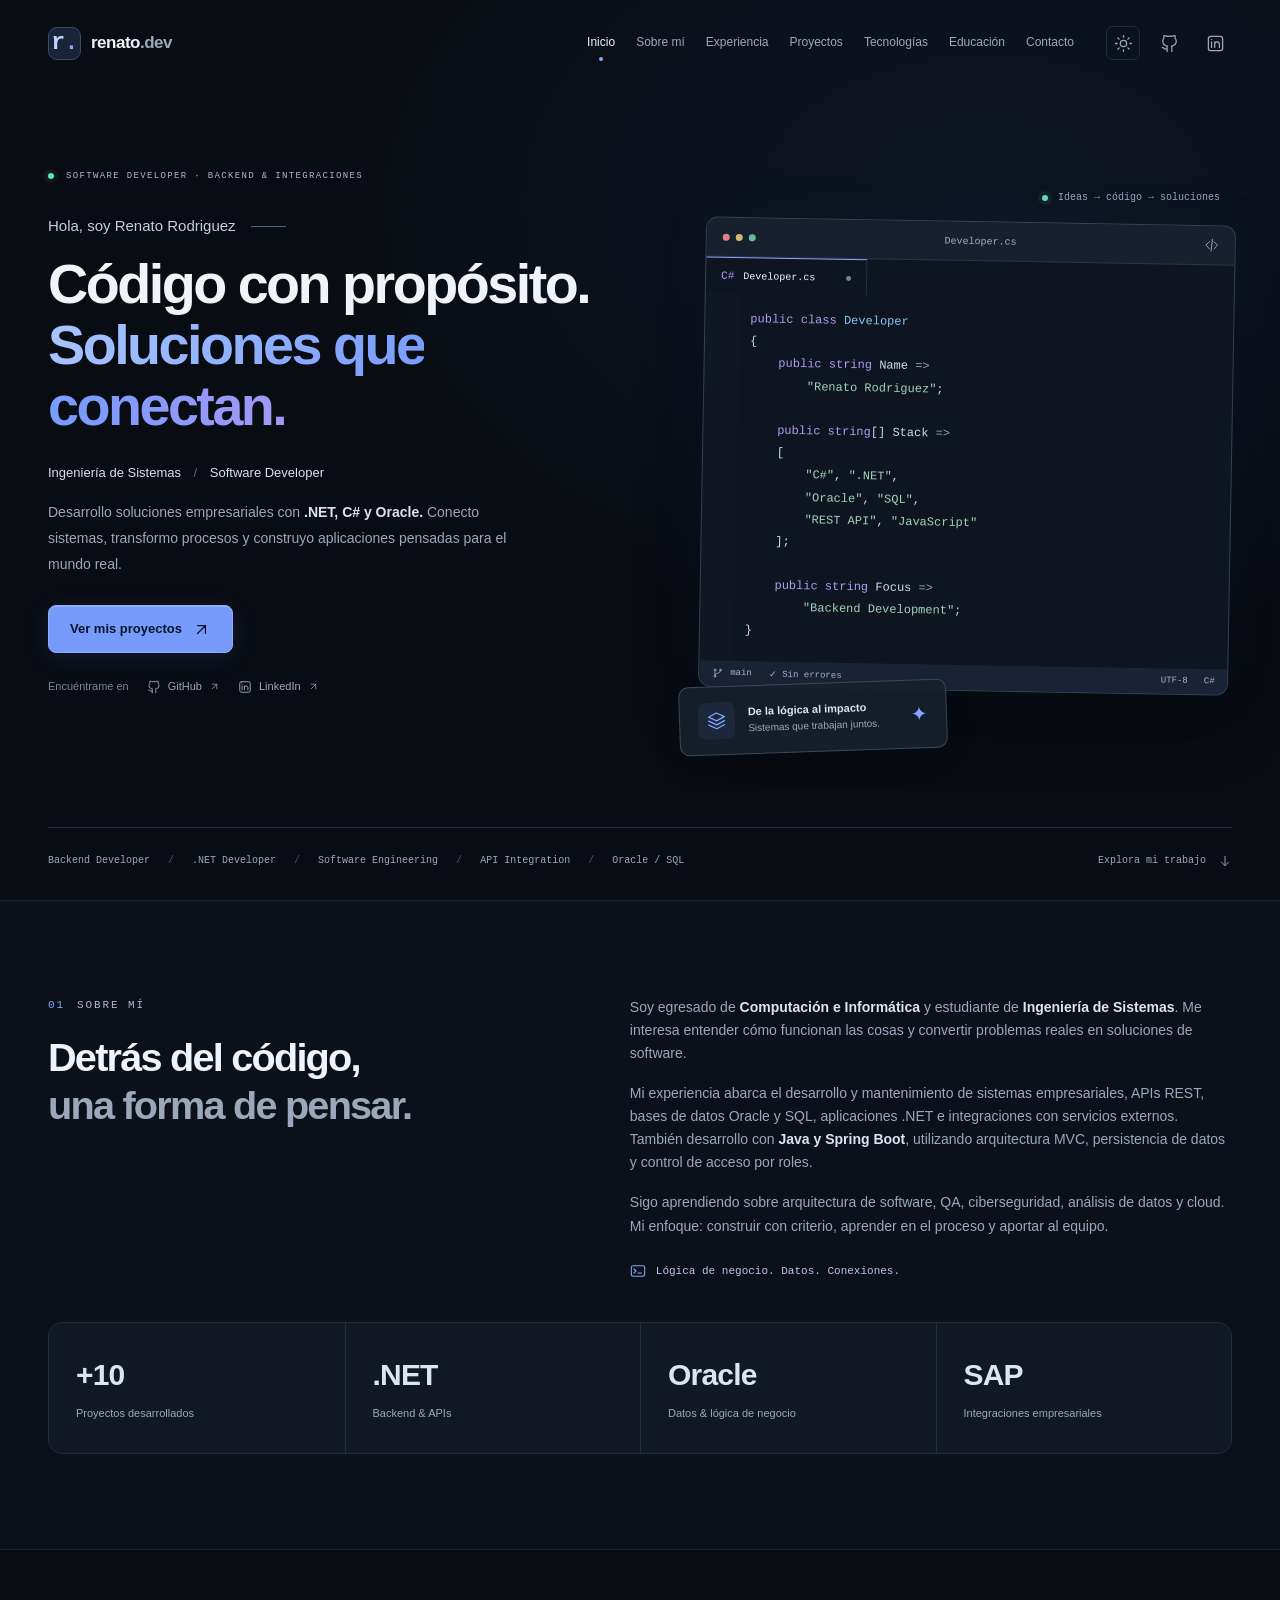
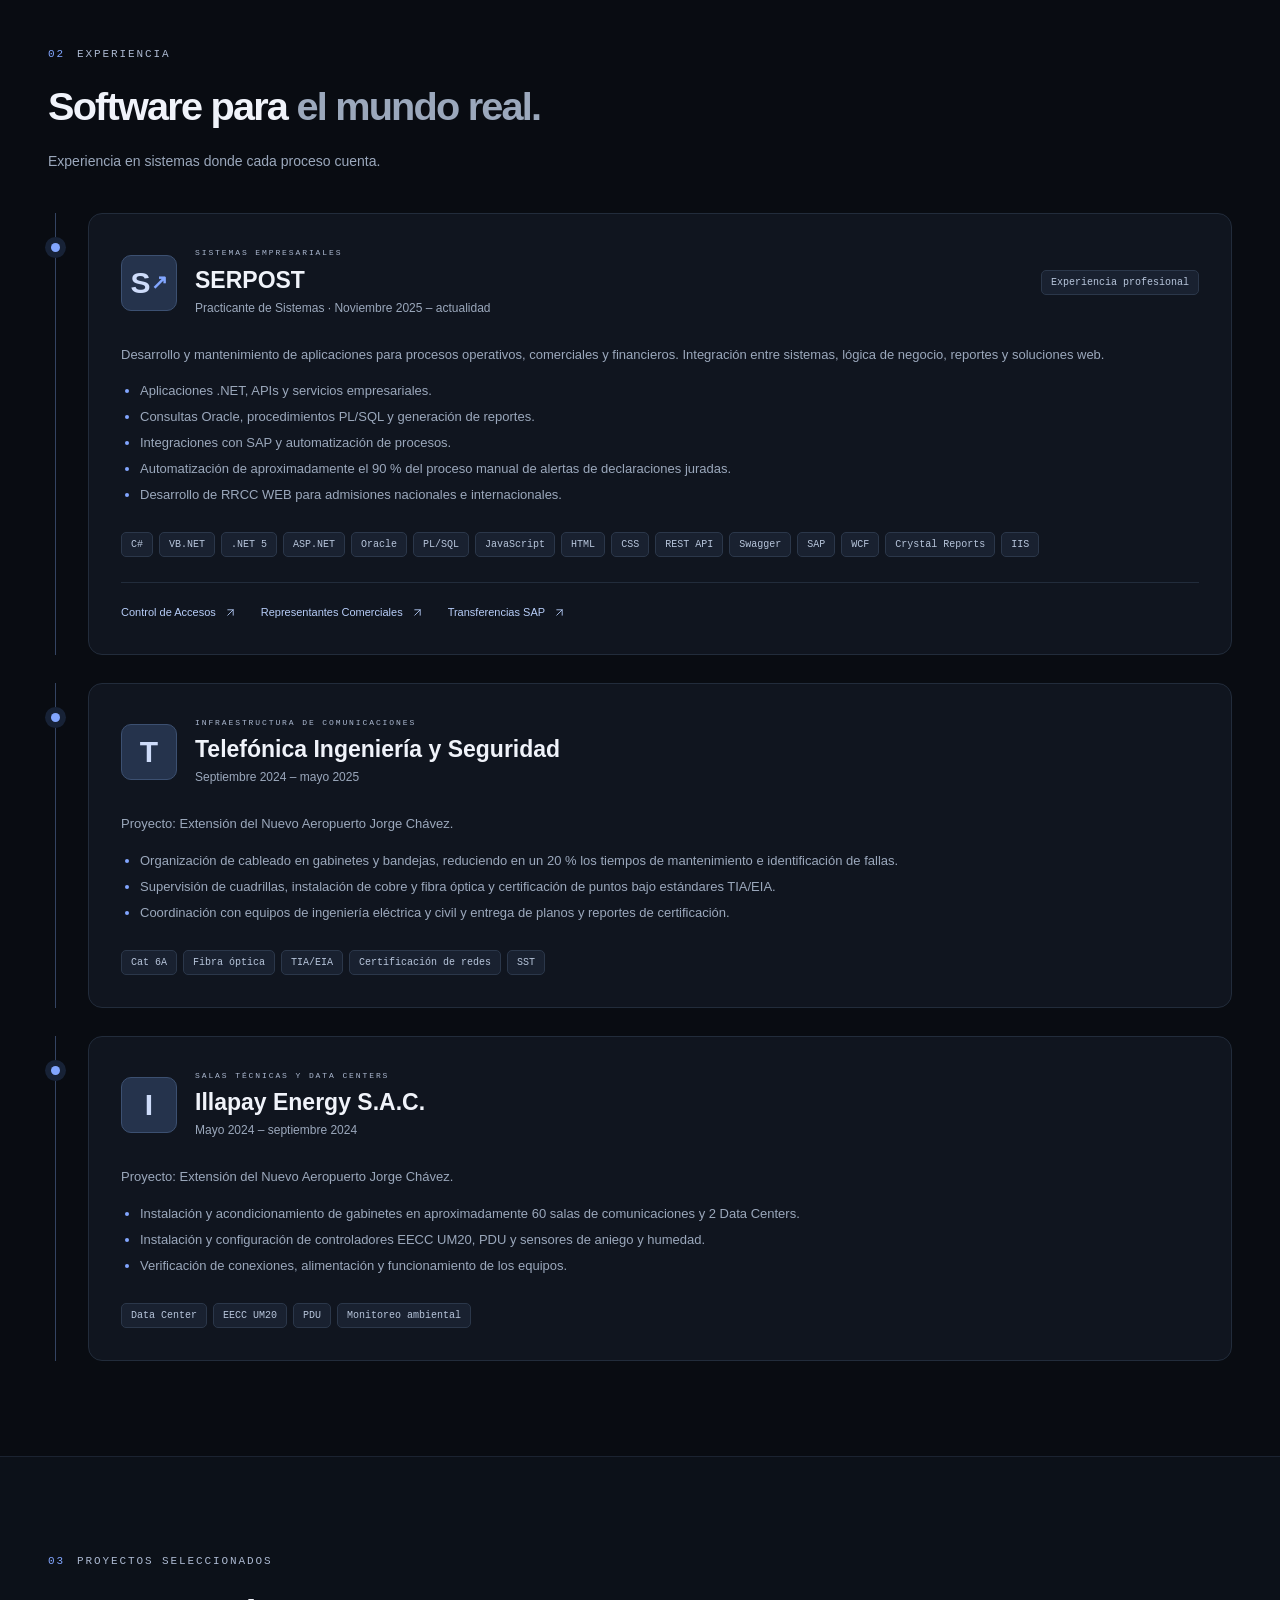
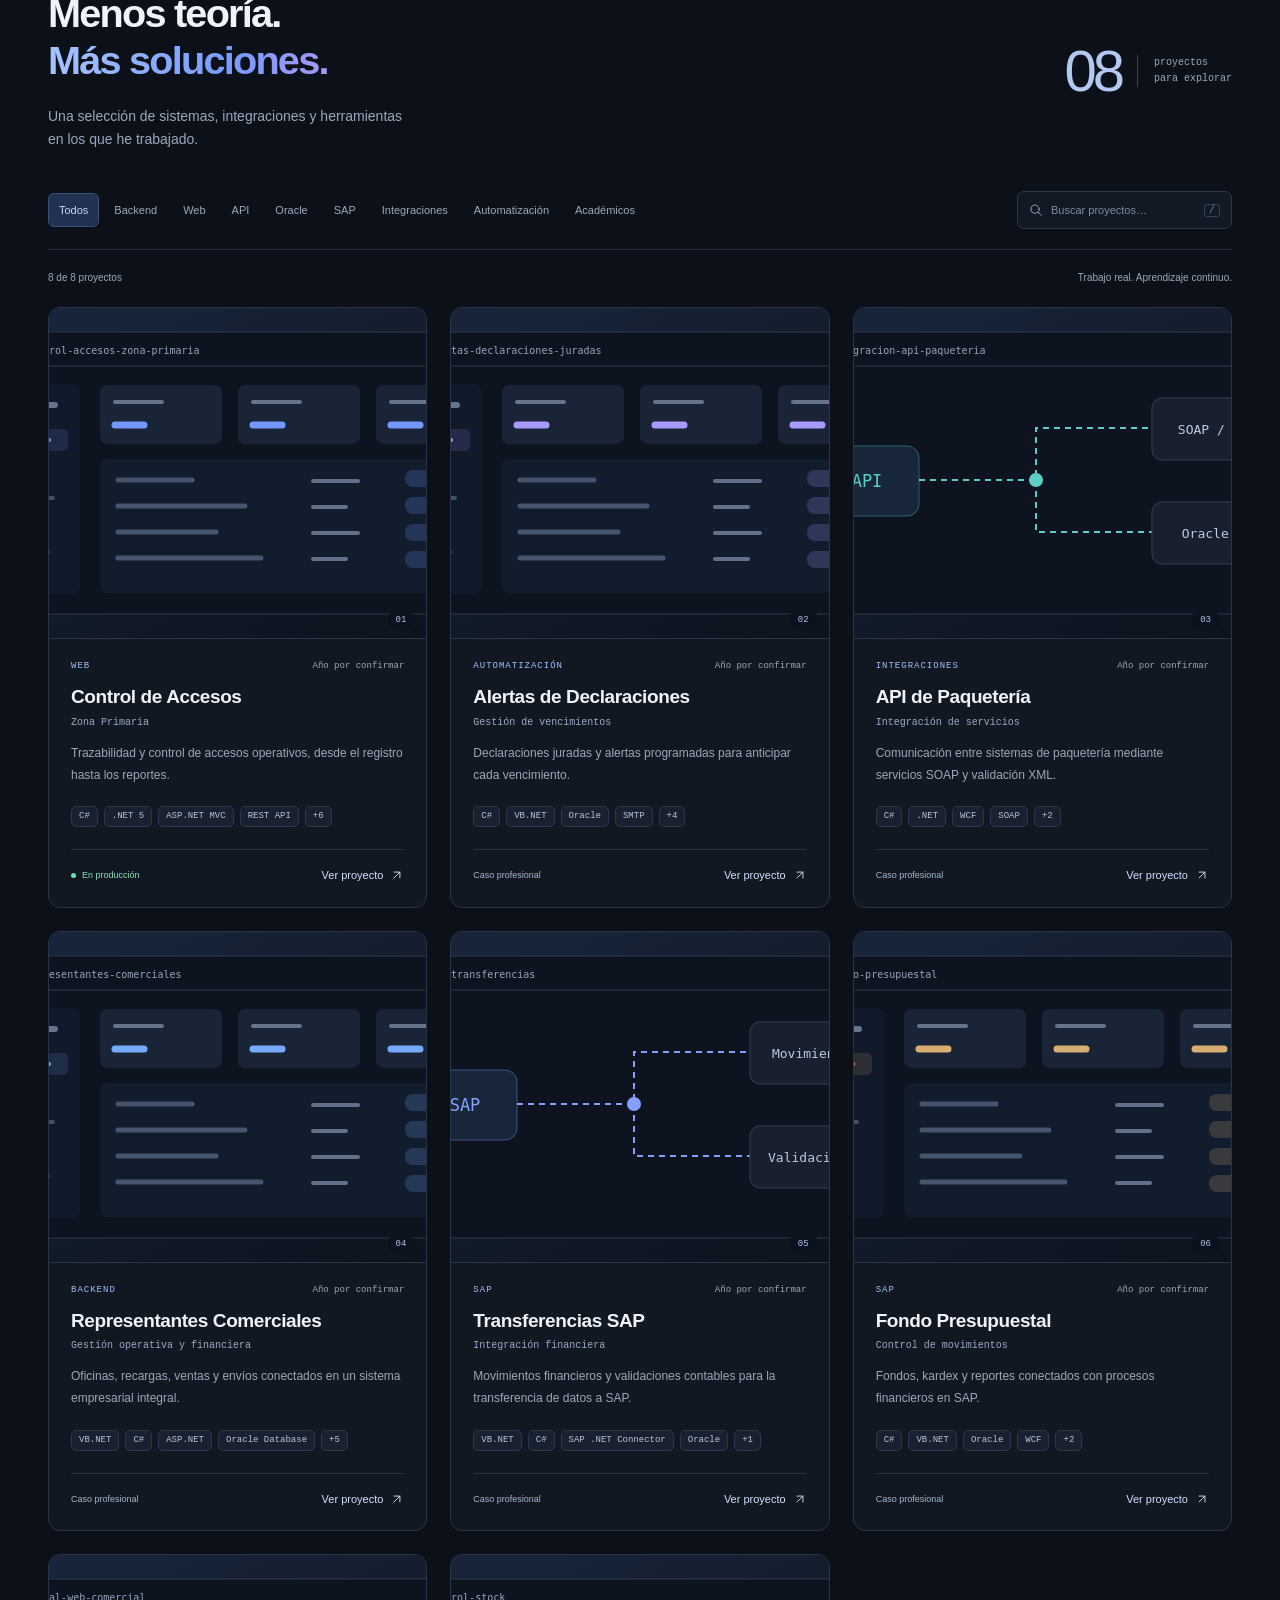
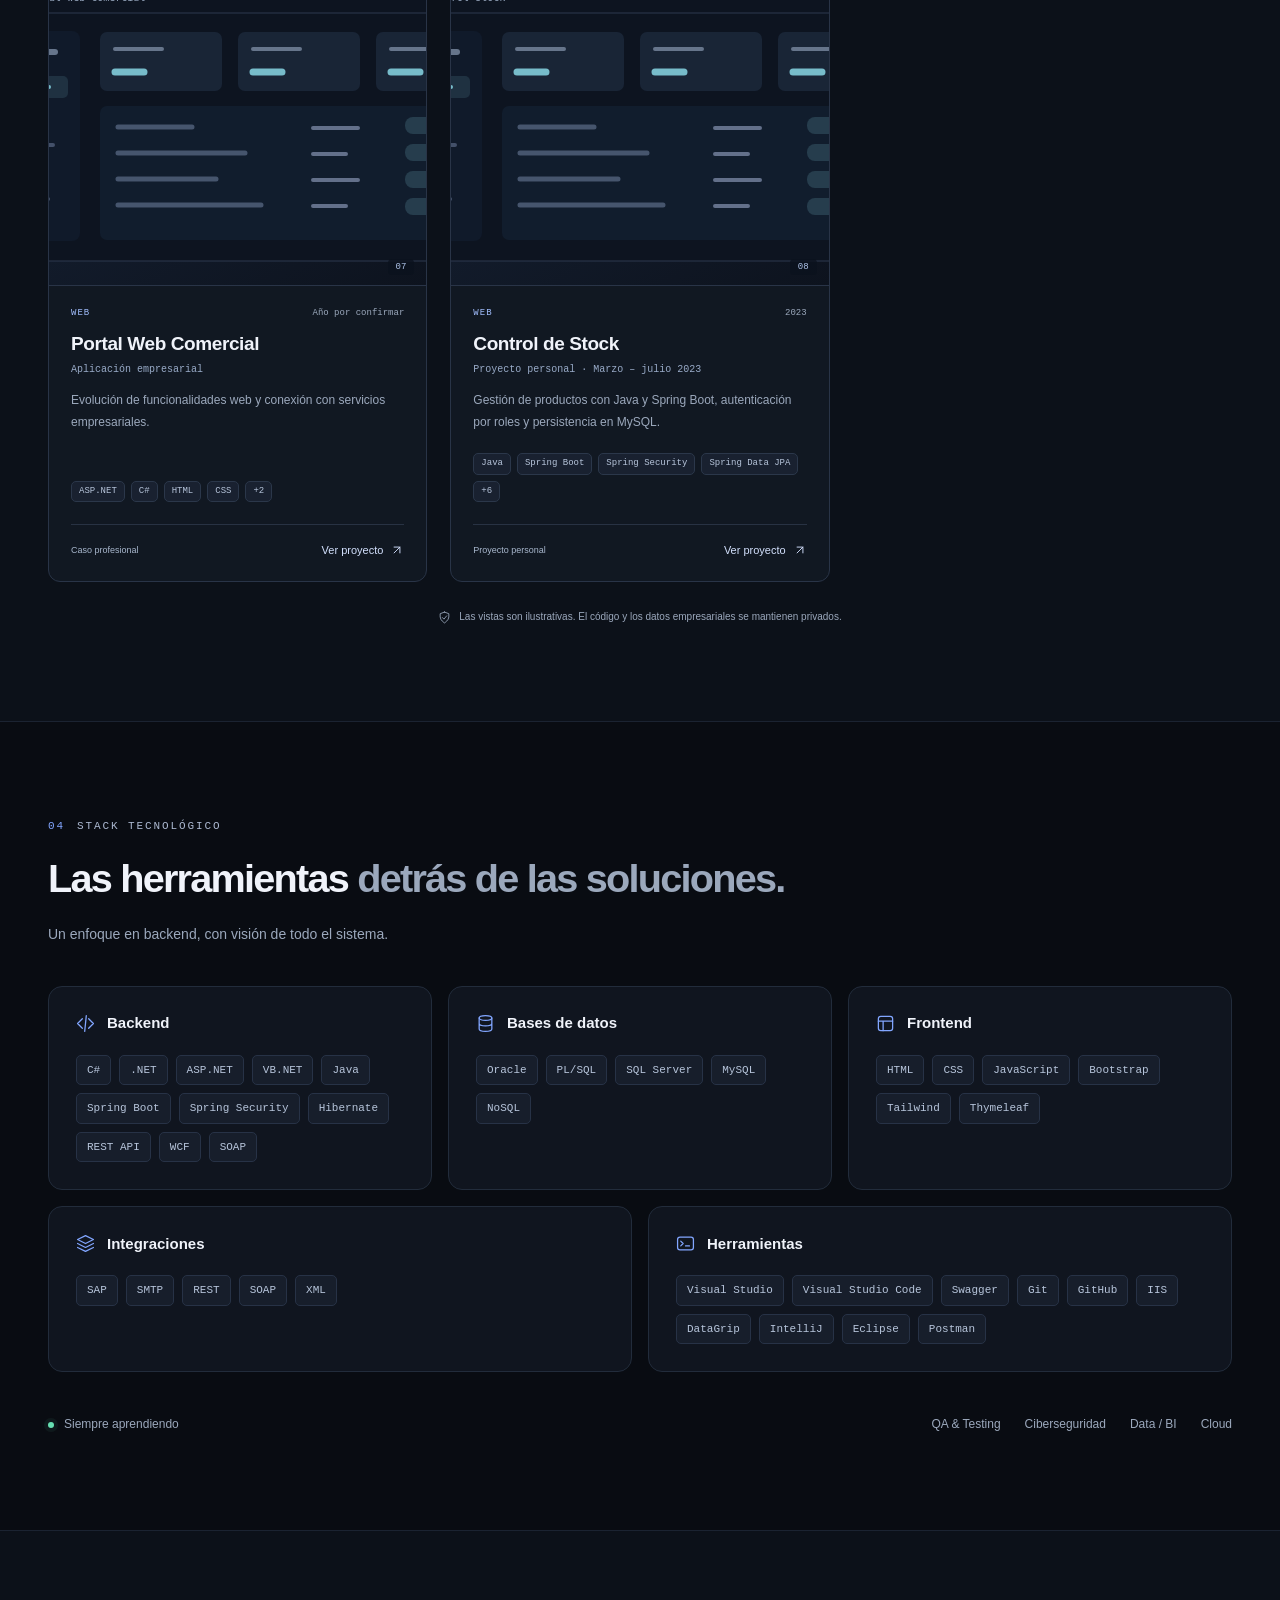
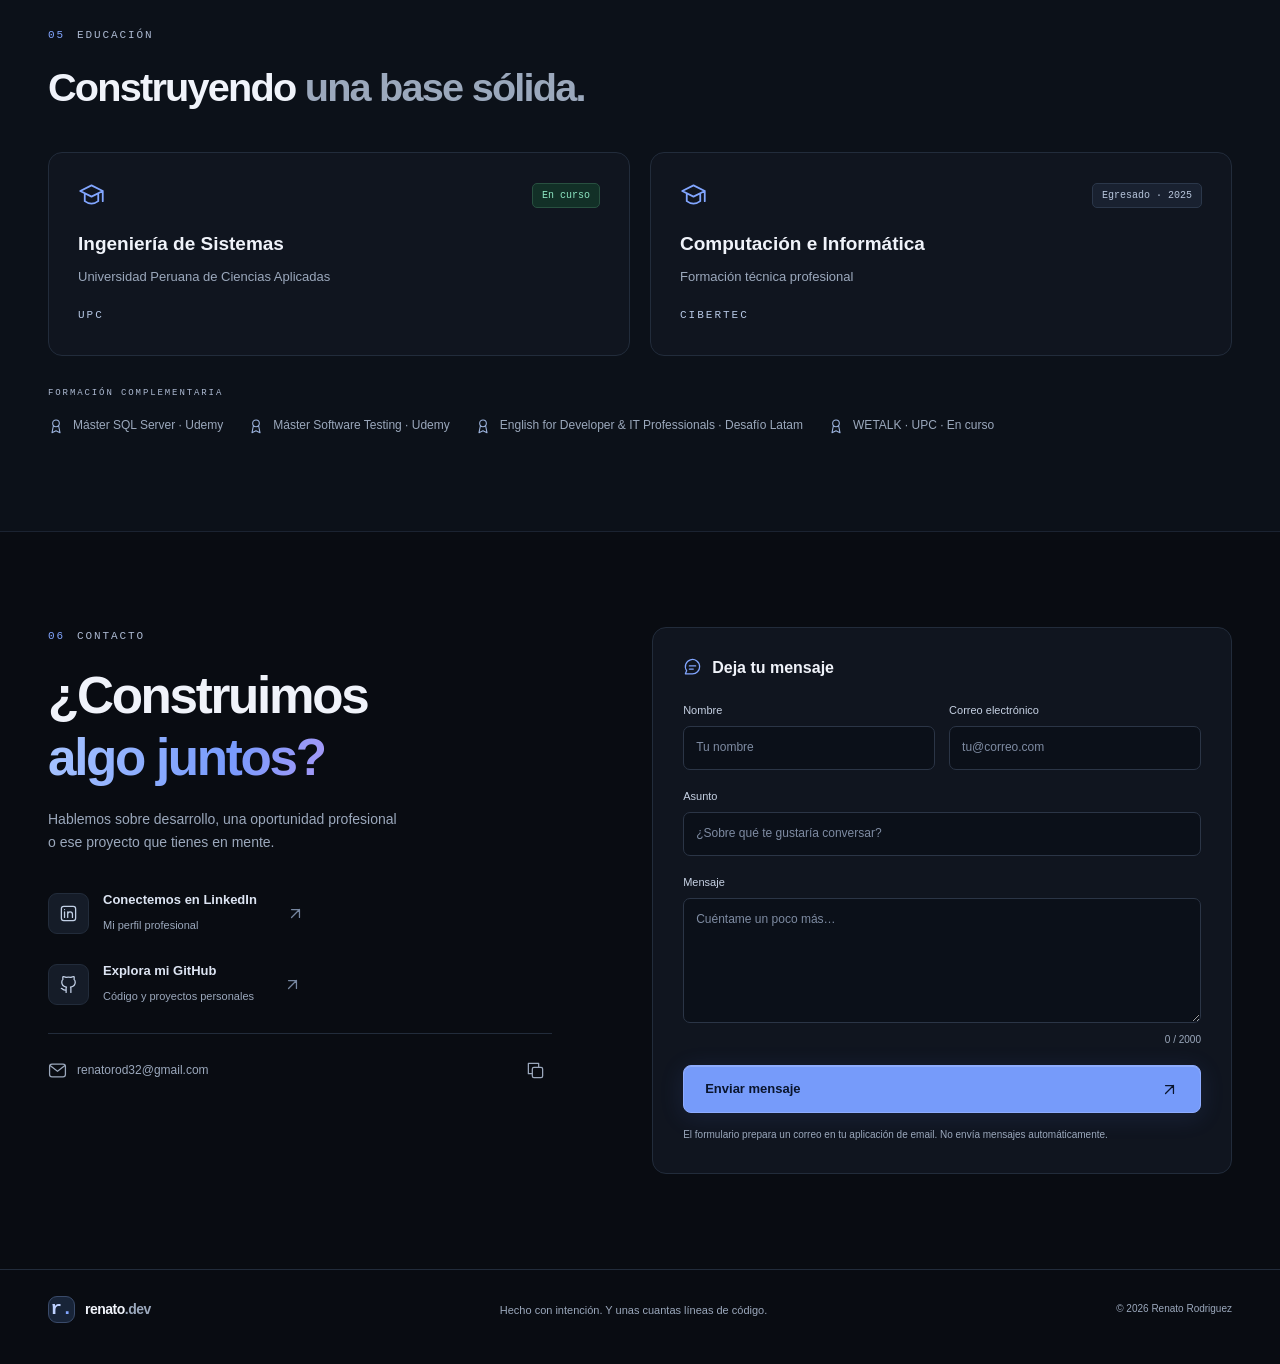
<file: index.html>
<!DOCTYPE html>
<html lang="es">
<head>
  <meta charset="UTF-8">
  <meta name="viewport" content="width=device-width, initial-scale=1">
  <meta name="description" content="Portafolio de Renato Rodriguez, desarrollador de software enfocado en .NET, C#, Oracle, APIs e integraciones empresariales.">
  <meta name="keywords" content="Renato Rodriguez, desarrollador backend, .NET, C#, Oracle, SAP, portafolio">
  <meta name="author" content="Renato Rodriguez">
  <meta name="theme-color" content="#090c12">
  <meta property="og:type" content="website">
  <meta property="og:title" content="Renato Rodriguez — Software Developer">
  <meta property="og:description" content="Código con propósito. Soluciones que conectan sistemas, datos y personas.">
  <meta property="og:locale" content="es_PE">
  <meta name="twitter:card" content="summary">
  <meta name="twitter:title" content="Renato Rodriguez — Software Developer">
  <meta name="twitter:description" content="Backend, APIs e integraciones empresariales con .NET, C# y Oracle.">
  <link rel="icon" type="image/svg+xml" href="assets/icons/favicon.svg">
  <script src="js/theme.js"></script>
  <link rel="stylesheet" href="css/styles.css">
  <link rel="stylesheet" href="css/projects.css">
  <link rel="stylesheet" href="css/responsive.css">
  <link rel="stylesheet" href="css/themes.css">
  <script defer src="js/config.js"></script>
  <script defer src="js/projects-data.js"></script>
  <script defer src="js/ui.js"></script>
  <script defer src="js/app.js"></script>
  <script defer src="js/animations.js"></script>
  <title>Renato Rodriguez — Software Developer</title>
  <script defer src="js/projects.js"></script>
  <script defer src="js/contact.js"></script>
</head>
<body>
<a class="skip-link" href="#main">Saltar al contenido</a>
  <div class="scroll-progress" aria-hidden="true"></div>
  <header class="site-header" id="header">
    <div class="container header-inner">
      <a class="brand" href="index.html#inicio" aria-label="Renato Rodriguez, inicio"><span class="brand-mark">r<span>.</span></span><span>renato<span class="muted">.dev</span></span></a>
      <button class="menu-toggle icon-button" type="button" aria-label="Abrir menú" aria-expanded="false" aria-controls="navigation"><span></span><span></span><span></span></button>
      <nav class="navigation" id="navigation" aria-label="Navegación principal">
        <a href="index.html#inicio" data-section="inicio">Inicio</a><a href="index.html#sobre-mi" data-section="sobre-mi">Sobre mí</a><a href="index.html#experiencia" data-section="experiencia">Experiencia</a><a href="index.html#proyectos" data-section="proyectos">Proyectos</a><a href="index.html#tecnologias" data-section="tecnologias">Tecnologías</a><a href="index.html#educacion" data-section="educacion">Educación</a><a href="index.html#contacto" data-section="contacto">Contacto</a>
      </nav>
      <div class="header-actions"><button class="icon-button theme-toggle" type="button" data-theme-toggle aria-label="Activar modo claro" title="Activar modo claro"><svg class="icon theme-sun" viewBox="0 0 24 24" fill="none" stroke="currentColor" stroke-width="1.6" stroke-linecap="round" aria-hidden="true"><circle cx="12" cy="12" r="4"/><path d="M12 2v2m0 16v2M2 12h2m16 0h2M5 5l1.5 1.5m11 11L19 19M5 19l1.5-1.5m11-11L19 5"/></svg><svg class="icon theme-moon" viewBox="0 0 24 24" fill="none" stroke="currentColor" stroke-width="1.6" stroke-linejoin="round" aria-hidden="true"><path d="M20.5 14A9 9 0 0 1 10 3.5 9 9 0 1 0 20.5 14Z"/></svg></button><a class="icon-button" data-social="github" aria-label="GitHub" title="GitHub"><span data-icon="github"></span></a><a class="icon-button" data-social="linkedin" aria-label="LinkedIn" title="LinkedIn"><span data-icon="linkedin"></span></a></div>
    </div>
  </header>
  <main id="main">
    <section class="hero container" id="inicio" aria-labelledby="hero-title">
      <div class="hero-copy">
        <div class="eyebrow hero-eyebrow"><span class="status-dot"></span> SOFTWARE DEVELOPER · BACKEND & INTEGRACIONES</div>
        <p class="hero-greeting">Hola, soy Renato Rodriguez <span class="greeting-line"></span></p>
        <h1 id="hero-title">Código con propósito.<br><span class="gradient-text">Soluciones que<br>conectan.</span></h1>
        <p class="hero-role">Ingeniería de Sistemas <span>/</span> Software Developer</p>
        <p class="hero-description">Desarrollo soluciones empresariales con <strong>.NET, C# y Oracle.</strong> Conecto sistemas, transformo procesos y construyo aplicaciones pensadas para el mundo real.</p>
        <div class="hero-buttons"><a class="button button-primary" href="#proyectos">Ver mis proyectos <span data-icon="arrow-up-right"></span></a></div>
        <div class="hero-social"><span>Encuéntrame en</span><a data-social="github"><span data-icon="github"></span>GitHub<span data-icon="arrow-up-right"></span></a><a data-social="linkedin"><span data-icon="linkedin"></span>LinkedIn<span data-icon="arrow-up-right"></span></a></div>
      </div>
      <div class="hero-visual" aria-label="Perfil profesional representado en C#">
        <div class="orbit-label"><span class="status-dot"></span> Ideas → código → soluciones</div>
        <div class="code-window">
          <div class="window-bar"><div class="window-dots"><i></i><i></i><i></i></div><span>Developer.cs</span><span data-icon="code"></span></div>
          <div class="editor-tab"><span class="csharp">C#</span> Developer.cs <span class="tab-dot"></span></div>
          <div class="code-content"><pre aria-label="Código C# de presentación"><code><span class="syntax-purple">public class</span> <span class="syntax-blue">Developer</span>
{
    <span class="syntax-purple">public string</span> Name <span class="syntax-muted">=&gt;</span>
        <span class="syntax-green">"Renato Rodriguez"</span>;

    <span class="syntax-purple">public string</span>[] Stack <span class="syntax-muted">=&gt;</span>
    [
        <span class="syntax-green">"C#"</span>, <span class="syntax-green">".NET"</span>,
        <span class="syntax-green">"Oracle"</span>, <span class="syntax-green">"SQL"</span>,
        <span class="syntax-green">"REST API"</span>, <span class="syntax-green">"JavaScript"</span>
    ];

    <span class="syntax-purple">public string</span> Focus <span class="syntax-muted">=&gt;</span>
        <span class="syntax-green">"Backend Development"</span>;
}</code></pre></div>
          <div class="editor-status"><span><span data-icon="branch"></span> main <span class="build-status">✓ Sin errores</span></span><span>UTF-8 <b>C#</b></span></div>
        </div>
        <div class="floating-card"><span class="floating-icon" data-icon="layers"></span><div><strong>De la lógica al impacto</strong><span>Sistemas que trabajan juntos.</span></div><span class="floating-spark">✦</span></div>
      </div>
      <div class="hero-bottom"><div class="hero-tags"><span>Backend Developer</span><span>.NET Developer</span><span>Software Engineering</span><span>API Integration</span><span>Oracle / SQL</span></div><a href="#sobre-mi" class="scroll-cue">Explora mi trabajo <span data-icon="arrow-down"></span></a></div>
    </section>
    <section class="section section-bordered" id="sobre-mi" aria-labelledby="about-title"><div class="container">
      <div class="about-layout"><div class="section-heading reveal"><p class="eyebrow"><span>01</span> SOBRE MÍ</p><h2 id="about-title">Detrás del código,<br><span class="muted">una forma de pensar.</span></h2></div><div class="about-copy reveal"><p>Soy egresado de <strong>Computación e Informática</strong> y estudiante de <strong>Ingeniería de Sistemas</strong>. Me interesa entender cómo funcionan las cosas y convertir problemas reales en soluciones de software.</p><p>Mi experiencia abarca el desarrollo y mantenimiento de sistemas empresariales, APIs REST, bases de datos Oracle y SQL, aplicaciones .NET e integraciones con servicios externos. También desarrollo con <strong>Java y Spring Boot</strong>, utilizando arquitectura MVC, persistencia de datos y control de acceso por roles.</p><p>Sigo aprendiendo sobre arquitectura de software, QA, ciberseguridad, análisis de datos y cloud. Mi enfoque: construir con criterio, aprender en el proceso y aportar al equipo.</p><div class="inline-note"><span data-icon="terminal"></span> Lógica de negocio. Datos. Conexiones.</div></div></div>
      <div class="metrics-grid" id="metrics"></div>
    </div></section>
    <section class="section container" id="experiencia" aria-labelledby="experience-title"><div class="section-heading reveal"><p class="eyebrow"><span>02</span> EXPERIENCIA</p><h2 id="experience-title">Software para <span class="muted">el mundo real.</span></h2><p>Experiencia en sistemas donde cada proceso cuenta.</p></div><div class="timeline reveal"><div class="timeline-marker"></div><article class="experience-card"><div class="experience-top"><div class="company-logo">S<span>↗</span></div><div><p class="eyebrow">SISTEMAS EMPRESARIALES</p><h3>SERPOST</h3><p>Practicante de Sistemas · Noviembre 2025 – actualidad</p></div><span class="tag experience-tag">Experiencia profesional</span></div><p>Desarrollo y mantenimiento de aplicaciones para procesos operativos, comerciales y financieros. Integración entre sistemas, lógica de negocio, reportes y soluciones web.</p><ul class="experience-functions"><li>Aplicaciones .NET, APIs y servicios empresariales.</li><li>Consultas Oracle, procedimientos PL/SQL y generación de reportes.</li><li>Integraciones con SAP y automatización de procesos.</li><li>Automatización de aproximadamente el 90 % del proceso manual de alertas de declaraciones juradas.</li><li>Desarrollo de RRCC WEB para admisiones nacionales e internacionales.</li></ul><div class="tech-tags" id="experience-technologies"></div><div class="experience-projects" id="experience-projects"></div></article></div>
      <div class="timeline reveal"><div class="timeline-marker"></div><article class="experience-card">
        <div class="experience-top"><div class="company-logo">T</div><div><p class="eyebrow">INFRAESTRUCTURA DE COMUNICACIONES</p><h3>Telefónica Ingeniería y Seguridad</h3><p>Septiembre 2024 – mayo 2025</p></div></div>
        <p>Proyecto: Extensión del Nuevo Aeropuerto Jorge Chávez.</p>
        <ul class="experience-functions"><li>Organización de cableado en gabinetes y bandejas, reduciendo en un 20 % los tiempos de mantenimiento e identificación de fallas.</li><li>Supervisión de cuadrillas, instalación de cobre y fibra óptica y certificación de puntos bajo estándares TIA/EIA.</li><li>Coordinación con equipos de ingeniería eléctrica y civil y entrega de planos y reportes de certificación.</li></ul>
        <div class="tech-tags"><span>Cat 6A</span><span>Fibra óptica</span><span>TIA/EIA</span><span>Certificación de redes</span><span>SST</span></div>
      </article></div>
      <div class="timeline reveal"><div class="timeline-marker"></div><article class="experience-card">
        <div class="experience-top"><div class="company-logo">I</div><div><p class="eyebrow">SALAS TÉCNICAS Y DATA CENTERS</p><h3>Illapay Energy S.A.C.</h3><p>Mayo 2024 – septiembre 2024</p></div></div>
        <p>Proyecto: Extensión del Nuevo Aeropuerto Jorge Chávez.</p>
        <ul class="experience-functions"><li>Instalación y acondicionamiento de gabinetes en aproximadamente 60 salas de comunicaciones y 2 Data Centers.</li><li>Instalación y configuración de controladores EECC UM20, PDU y sensores de aniego y humedad.</li><li>Verificación de conexiones, alimentación y funcionamiento de los equipos.</li></ul>
        <div class="tech-tags"><span>Data Center</span><span>EECC UM20</span><span>PDU</span><span>Monitoreo ambiental</span></div>
      </article></div>
</section>
    <section class="section projects-section section-bordered" id="proyectos" aria-labelledby="projects-title"><div class="container"><div class="section-top"><div class="section-heading reveal"><p class="eyebrow"><span>03</span> PROYECTOS SELECCIONADOS</p><h2 id="projects-title">Menos teoría.<br><span class="gradient-text">Más soluciones.</span></h2><p>Una selección de sistemas, integraciones y herramientas<br class="desktop-break"> en los que he trabajado.</p></div><div class="project-counter"><span id="total-projects">08</span><span>proyectos<br>para explorar</span></div></div>
      <div class="project-toolbar"><div class="filter-list" id="project-filters" role="group" aria-label="Filtrar proyectos por categoría"></div><label class="search-box"><span data-icon="search"></span><input id="project-search" type="search" placeholder="Buscar proyectos…" aria-label="Buscar proyectos" maxlength="100"><kbd aria-hidden="true">/</kbd></label></div>
      <div class="project-result-line"><span id="project-count" role="status" aria-live="polite">Cargando proyectos…</span><span>Trabajo real. Aprendizaje continuo.</span></div>
      <div class="projects-grid" id="projects-grid" aria-busy="true"><div class="project-skeleton" aria-hidden="true"></div><div class="project-skeleton" aria-hidden="true"></div><div class="project-skeleton" aria-hidden="true"></div></div>
      <div class="empty-state" id="project-empty" hidden><span data-icon="search"></span><h3>No encontramos proyectos</h3><p>Prueba otra tecnología, palabra o categoría.</p><button class="button button-secondary" id="reset-filters" type="button">Limpiar filtros</button></div>
      <p class="confidentiality-note"><span data-icon="shield"></span>Las vistas son ilustrativas. El código y los datos empresariales se mantienen privados.</p>
      <noscript><p>Activa JavaScript para explorar los proyectos y sus detalles.</p></noscript>
    </div></section>
    <section class="section container" id="tecnologias" aria-labelledby="tech-title"><div class="section-heading reveal"><p class="eyebrow"><span>04</span> STACK TECNOLÓGICO</p><h2 id="tech-title">Las herramientas <span class="muted">detrás de las soluciones.</span></h2><p>Un enfoque en backend, con visión de todo el sistema.</p></div><div class="technology-grid" id="technology-grid"></div><div class="learning-strip reveal"><span><span class="status-dot"></span>Siempre aprendiendo</span><div><span>QA & Testing</span><span>Ciberseguridad</span><span>Data / BI</span><span>Cloud</span></div></div></section>
    <section class="section section-bordered" id="educacion" aria-labelledby="education-title"><div class="container"><div class="section-heading reveal"><p class="eyebrow"><span>05</span> EDUCACIÓN</p><h2 id="education-title">Construyendo <span class="muted">una base sólida.</span></h2></div><div class="education-grid"><article class="education-card reveal"><div class="education-icon" data-icon="graduation"></div><span class="tag tag-green">En curso</span><h3>Ingeniería de Sistemas</h3><p>Universidad Peruana de Ciencias Aplicadas</p><span class="institution">UPC</span></article><article class="education-card reveal"><div class="education-icon" data-icon="graduation"></div><span class="tag">Egresado · 2025</span><h3>Computación e Informática</h3><p>Formación técnica profesional</p><span class="institution">CIBERTEC</span></article></div><div class="courses"><span class="eyebrow">FORMACIÓN COMPLEMENTARIA</span><div><span><span data-icon="award"></span>Máster SQL Server · Udemy</span><span><span data-icon="award"></span>Máster Software Testing · Udemy</span><span><span data-icon="award"></span>English for Developer &amp; IT Professionals · Desafío Latam</span><span><span data-icon="award"></span>WETALK · UPC · En curso</span></div></div></div></section>
    <section class="section container" id="contacto" aria-labelledby="contact-title"><div class="contact-layout"><div class="contact-copy reveal"><p class="eyebrow"><span>06</span> CONTACTO</p><h2 id="contact-title">¿Construimos<br><span class="gradient-text">algo juntos?</span></h2><p>Hablemos sobre desarrollo, una oportunidad profesional o ese proyecto que tienes en mente.</p><a class="contact-social" data-social="linkedin"><span class="contact-icon" data-icon="linkedin"></span><span><strong>Conectemos en LinkedIn</strong><small>Mi perfil profesional</small></span><span data-icon="arrow-up-right"></span></a><a class="contact-social" data-social="github"><span class="contact-icon" data-icon="github"></span><span><strong>Explora mi GitHub</strong><small>Código y proyectos personales</small></span><span data-icon="arrow-up-right"></span></a><div class="contact-email"><span data-icon="mail"></span><a id="contact-email" href="mailto:renatorod32@gmail.com">renatorod32@gmail.com</a><button class="icon-button" type="button" id="copy-email" aria-label="Copiar correo" title="Copiar correo"><span data-icon="copy"></span></button></div></div>
      <form class="contact-form" id="contact-form" novalidate><div class="form-heading"><span data-icon="message"></span><h3>Deja tu mensaje</h3></div><div class="form-row"><div class="field"><label for="name">Nombre</label><input id="name" name="name" autocomplete="name" placeholder="Tu nombre" maxlength="80" required aria-describedby="name-error"><small class="field-error" id="name-error"></small></div><div class="field"><label for="email">Correo electrónico</label><input id="email" name="email" type="email" autocomplete="email" placeholder="tu@correo.com" maxlength="150" required aria-describedby="email-error"><small class="field-error" id="email-error"></small></div></div><div class="field"><label for="subject">Asunto</label><input id="subject" name="subject" placeholder="¿Sobre qué te gustaría conversar?" maxlength="120" required aria-describedby="subject-error"><small class="field-error" id="subject-error"></small></div><div class="field"><label for="message">Mensaje</label><textarea id="message" name="message" rows="5" placeholder="Cuéntame un poco más…" minlength="20" maxlength="2000" required aria-describedby="message-error message-count"></textarea><div class="field-caption"><small class="field-error" id="message-error"></small><small id="message-count">0 / 2000</small></div></div><button class="button button-primary" type="submit">Enviar mensaje <span data-icon="arrow-up-right"></span></button><p class="form-note" id="contact-method">El formulario prepara un correo en tu aplicación de email. No envía mensajes automáticamente.</p><p class="form-status" id="form-status" role="status" aria-live="polite" hidden></p><a class="button button-secondary" id="open-email" hidden>Abrir correo</a></form>
    </div></section>
  </main>
<footer class="site-footer"><div class="container footer-inner"><a class="brand" href="index.html#inicio"><span class="brand-mark">r<span>.</span></span><span>renato<span class="muted">.dev</span></span></a><p>Hecho con intención. Y unas cuantas líneas de código.</p><span class="footer-copy">© <span id="current-year"></span> Renato Rodriguez</span></div></footer>
  <button class="back-to-top icon-button" type="button" aria-label="Volver arriba" title="Volver arriba" hidden><span data-icon="arrow-up"></span></button>
  <div class="toast" id="toast" role="status" aria-live="polite" hidden></div>
</body>
</html>
</file>
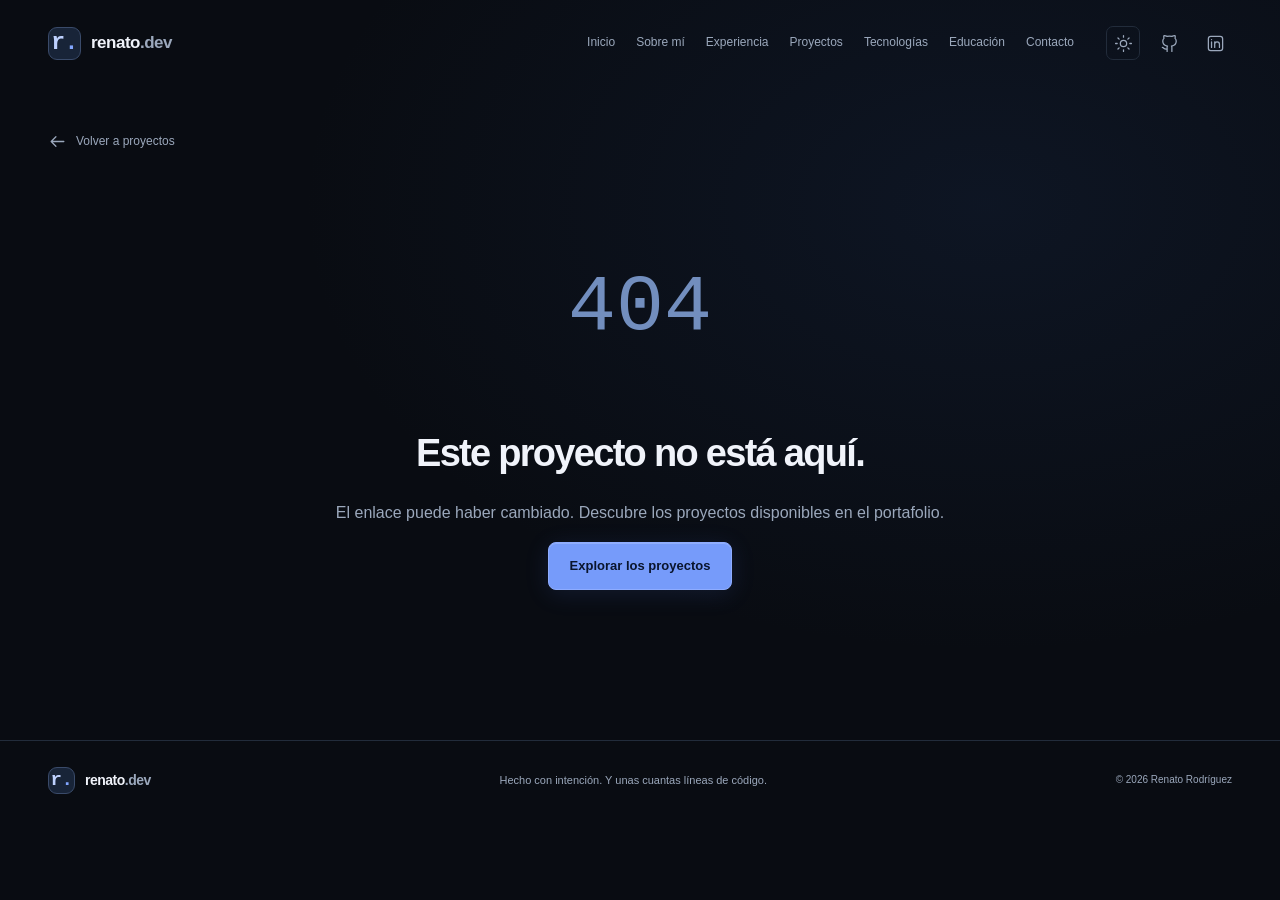
<file: project.html>
<!DOCTYPE html>
<html lang="es">
<head>
  <meta charset="UTF-8">
  <meta name="viewport" content="width=device-width, initial-scale=1">
  <meta name="description" content="Portafolio de Renato Rodríguez, desarrollador de software enfocado en .NET, C#, Oracle, APIs e integraciones empresariales.">
  <meta name="keywords" content="Renato Rodríguez, desarrollador backend, .NET, C#, Oracle, SAP, portafolio">
  <meta name="author" content="Renato Rodríguez">
  <meta name="theme-color" content="#090c12">
  <meta property="og:type" content="website">
  <meta property="og:title" content="Renato Rodríguez — Software Developer">
  <meta property="og:description" content="Código con propósito. Soluciones que conectan sistemas, datos y personas.">
  <meta property="og:locale" content="es_PE">
  <meta name="twitter:card" content="summary">
  <meta name="twitter:title" content="Renato Rodríguez — Software Developer">
  <meta name="twitter:description" content="Backend, APIs e integraciones empresariales con .NET, C# y Oracle.">
  <link rel="icon" type="image/svg+xml" href="assets/icons/favicon.svg">
  <script src="js/theme.js"></script>
  <link rel="stylesheet" href="css/styles.css">
  <link rel="stylesheet" href="css/projects.css">
  <link rel="stylesheet" href="css/responsive.css">
  <link rel="stylesheet" href="css/themes.css">
  <script defer src="js/config.js"></script>
  <script defer src="js/projects-data.js"></script>
  <script defer src="js/ui.js"></script>
  <script defer src="js/app.js"></script>
  <script defer src="js/animations.js"></script>
  <title>Detalle del proyecto — Renato Rodríguez</title>
  <script defer src="js/project-detail.js"></script>
</head>
<body>
<a class="skip-link" href="#main">Saltar al contenido</a>
  <div class="scroll-progress" aria-hidden="true"></div>
  <header class="site-header" id="header">
    <div class="container header-inner">
      <a class="brand" href="index.html#inicio" aria-label="Renato Rodríguez, inicio"><span class="brand-mark">r<span>.</span></span><span>renato<span class="muted">.dev</span></span></a>
      <button class="menu-toggle icon-button" type="button" aria-label="Abrir menú" aria-expanded="false" aria-controls="navigation"><span></span><span></span><span></span></button>
      <nav class="navigation" id="navigation" aria-label="Navegación principal">
        <a href="index.html#inicio" data-section="inicio">Inicio</a><a href="index.html#sobre-mi" data-section="sobre-mi">Sobre mí</a><a href="index.html#experiencia" data-section="experiencia">Experiencia</a><a href="index.html#proyectos" data-section="proyectos">Proyectos</a><a href="index.html#tecnologias" data-section="tecnologias">Tecnologías</a><a href="index.html#educacion" data-section="educacion">Educación</a><a href="index.html#contacto" data-section="contacto">Contacto</a>
      </nav>
      <div class="header-actions"><button class="icon-button theme-toggle" type="button" data-theme-toggle aria-label="Activar modo claro" title="Activar modo claro"><svg class="icon theme-sun" viewBox="0 0 24 24" fill="none" stroke="currentColor" stroke-width="1.6" stroke-linecap="round" aria-hidden="true"><circle cx="12" cy="12" r="4"/><path d="M12 2v2m0 16v2M2 12h2m16 0h2M5 5l1.5 1.5m11 11L19 19M5 19l1.5-1.5m11-11L19 5"/></svg><svg class="icon theme-moon" viewBox="0 0 24 24" fill="none" stroke="currentColor" stroke-width="1.6" stroke-linejoin="round" aria-hidden="true"><path d="M20.5 14A9 9 0 0 1 10 3.5 9 9 0 1 0 20.5 14Z"/></svg></button><a class="icon-button" data-social="github" aria-label="GitHub" title="GitHub"><span data-icon="github"></span></a><a class="icon-button" data-social="linkedin" aria-label="LinkedIn" title="LinkedIn"><span data-icon="linkedin"></span></a></div>
    </div>
  </header>
  <main id="main" class="project-main container"><a class="back-link" href="index.html#proyectos"><span data-icon="arrow-left"></span>Volver a proyectos</a><div id="project-detail" aria-busy="true"><p class="muted">Preparando el proyecto…</p></div><noscript><h1>Detalle del proyecto</h1><p>Activa JavaScript para consultar la información de este proyecto.</p></noscript></main>
<footer class="site-footer"><div class="container footer-inner"><a class="brand" href="index.html#inicio"><span class="brand-mark">r<span>.</span></span><span>renato<span class="muted">.dev</span></span></a><p>Hecho con intención. Y unas cuantas líneas de código.</p><span class="footer-copy">© <span id="current-year"></span> Renato Rodríguez</span></div></footer>
  <button class="back-to-top icon-button" type="button" aria-label="Volver arriba" title="Volver arriba" hidden><span data-icon="arrow-up"></span></button>
  <div class="toast" id="toast" role="status" aria-live="polite" hidden></div>
</body>
</html>
</file>
<file: css/styles.css>
@charset "UTF-8";
:root {
  color-scheme: dark;
  --bg: #090c12;
  --surface: #10151f;
  --surface-raised: #151c28;
  --text: #f0f3fa;
  --muted: #9ba8bc;
  --subtle: #76869f;
  --border: #222c3b;
  --accent: #82a6ff;
  --green: #66dfb2;
  --radius: 14px;
  --font: 'Segoe UI', -apple-system, BlinkMacSystemFont, Arial, sans-serif;
  --mono: 'SFMono-Regular', Consolas, 'Liberation Mono', monospace;
}
*, *::before, *::after { box-sizing: border-box; }
html { scroll-behavior: smooth; scroll-padding-top: 100px; }
body { margin: 0; background: var(--bg); color: var(--text); font-family: var(--font); line-height: 1.65; -webkit-font-smoothing: antialiased; }
body::before { content: ''; position: absolute; top: 0; left: 0; right: 0; height: 850px; pointer-events: none; z-index: -1; background: radial-gradient(ellipse at 77% 24%, #20396635, transparent 49%); }
a { color: inherit; text-decoration: none; }
button, input, textarea { font: inherit; }
button, a, input, textarea { -webkit-tap-highlight-color: transparent; }
button { cursor: pointer; }
button:disabled { cursor: not-allowed; }
img, svg { max-width: 100%; }
img { display: block; }
button svg, a svg, span[data-icon] svg { display: block; }
.icon { width: 19px; height: 19px; flex-shrink: 0; vertical-align: middle; }
[data-icon] { display: inline-flex; align-items: center; flex-shrink: 0; }
:focus-visible { outline: 2px solid var(--accent); outline-offset: 5px; }
::selection { color: #fff; background: #31509d; }
[hidden] { display: none !important; }
h1, h2, h3, p { margin-top: 0; }
h1, h2, h3 { line-height: 1.2; }
h1, h2 { letter-spacing: -.045em; }
h2 { margin-bottom: 20px; font-size: clamp(30px, 3.1vw, 44px); font-weight: 650; }
h3 { font-size: 20px; font-weight: 600; }
p { color: var(--muted); }
strong { color: #dce4f2; font-weight: 550; }
.container { width: min(1200px, calc(100% - 96px)); margin-inline: auto; }
.muted { color: var(--muted); }
.gradient-text { color: #94b6ff; background: linear-gradient(105deg, #a7c4ff, #789bfd 65%, #a598f6); -webkit-background-clip: text; background-clip: text; -webkit-text-fill-color: transparent; }
.skip-link { position: fixed; top: -80px; left: 16px; padding: 10px 16px; z-index: 100; background: var(--text); color: var(--bg); border-radius: 8px; }
.skip-link:focus { top: 12px; }
.scroll-progress { position: fixed; top: 0; left: 0; width: 100%; height: 2px; background: var(--accent); transform: scaleX(0); transform-origin: left; z-index: 60; }
.site-header { position: fixed; top: 0; width: 100%; z-index: 50; border-bottom: 1px solid transparent; transition: background .25s, border-color .25s; }
.site-header.scrolled, .site-header.menu-open { background: #090c12ed; border-color: var(--border); backdrop-filter: blur(18px); }
.header-inner { min-height: 86px; display: flex; align-items: center; gap: 32px; }
.brand { display: inline-flex; align-items: center; gap: 10px; font-size: 17px; font-weight: 650; letter-spacing: -.5px; white-space: nowrap; }
.brand-mark { width: 33px; height: 33px; border: 1px solid #3a4b6a; display: grid; grid-auto-flow: column; align-items: center; justify-content: center; border-radius: 9px; color: #bed1ff; background: #182438; font-family: var(--mono); font-size: 23px; line-height: 1; }
.brand-mark span { color: var(--accent); }
.navigation { display: flex; align-items: center; gap: 21px; margin-left: auto; }
.navigation a { font-size: 12px; color: var(--muted); padding-block: 8px; transition: color .2s; position: relative; white-space: nowrap; }
.navigation a:hover, .navigation a.active { color: var(--text); }
.navigation a.active::after { content: ''; position: absolute; bottom: 0; left: calc(50% - 2px); width: 4px; height: 4px; border-radius: 50%; background: var(--accent); }
.header-actions { display: flex; align-items: center; gap: 12px; }
.icon-button { border: 1px solid transparent; background: transparent; color: var(--muted); width: 34px; height: 34px; display: inline-flex; align-items: center; justify-content: center; border-radius: 7px; transition: color .2s, background .2s; }
.icon-button:hover { color: var(--text); background: var(--surface-raised); }
.button { min-height: 48px; display: inline-flex; align-items: center; justify-content: center; gap: 10px; padding: 11px 21px; border: 1px solid transparent; border-radius: 8px; font-size: 13px; font-weight: 600; line-height: 1.4; transition: transform .2s, border-color .2s, background .2s; cursor: pointer; }
.button:hover { transform: translateY(-2px); }
.button-primary { background: #769bfa; color: #0a152d; border-color: #8eacff; box-shadow: 0 4px 25px #547ffe20, inset 0 1px #ffffff30; }
.button-primary:hover { background: #a0baff; }
.button-secondary { border-color: #303a4a; background: #131923; color: #e2e9f7; }
.button-secondary:hover { border-color: #667eaa; background: #1c2636; }
.button-small { min-height: 34px; padding: 6px 11px; font-size: 12px; }
.button-small .icon { width: 14px; height: 14px; }
.menu-toggle { display: none; }
.hero { padding-top: 169px; padding-bottom: 32px; display: grid; grid-template-columns: 1.1fr 1fr; column-gap: 70px; position: relative; }
.eyebrow { font-family: var(--mono); font-size: 11px; letter-spacing: 1.9px; font-weight: 500; color: #acb9d1; margin-bottom: 20px; display: flex; align-items: center; gap: 12px; }
.eyebrow > span:not(.status-dot) { color: var(--accent); }
.hero-eyebrow { font-size: 9px; letter-spacing: 1.35px; margin-bottom: 30px; }
.status-dot { width: 6px; height: 6px; border-radius: 50%; background: var(--green); box-shadow: 0 0 0 4px #66dfb210; flex-shrink: 0; display: inline-block; }
.hero-greeting { display: flex; gap: 15px; align-items: center; font-size: 15px; color: #c5cfdf; margin-bottom: 15px; }
.greeting-line { width: 35px; height: 1px; background: #526582; }
h1 { font-size: clamp(42px, 4.35vw, 62px); line-height: 1.1; font-weight: 650; margin-bottom: 25px; }
.hero-role { font-size: 13px; color: #d9e1ee; margin-bottom: 16px; }
.hero-role span { padding-inline: 9px; color: #596984; }
.hero-description { font-size: 14px; line-height: 1.85; max-width: 475px; margin-bottom: 28px; }
.hero-buttons { display: flex; flex-wrap: wrap; gap: 12px; }
.hero-social { display: flex; align-items: center; flex-wrap: wrap; gap: 18px; margin-top: 24px; font-size: 11px; color: var(--muted); }
.hero-social > span { color: var(--subtle); }
.hero-social a { display: inline-flex; align-items: center; gap: 7px; }
.hero-social a:hover { color: var(--accent); }
.hero-social .icon { width: 14px; height: 14px; }
.hero-social a > [data-icon="arrow-up-right"] .icon { width: 11px; height: 11px; }
.hero-visual { position: relative; padding-top: 42px; min-width: 0; }
.hero-visual::before { content: ''; position: absolute; inset: -15px -25px 0; pointer-events: none; background-image: linear-gradient(#55709a09 1px, transparent 1px), linear-gradient(90deg, #55709a09 1px, transparent 1px); background-size: 26px 26px; mask-image: radial-gradient(ellipse, #000, transparent 70%); }
.orbit-label { display: flex; align-items: center; justify-content: flex-end; gap: 10px; font: 10px var(--mono); color: #98abc9; margin: -19px 12px 18px 0; }
.code-window { background: #0e1520; border: 1px solid #35405a; border-radius: 12px; box-shadow: 0 30px 65px #00000055, 0 0 60px #4d75c810; overflow: hidden; position: relative; transform: rotate(1deg); }
.window-bar { padding: 12px 16px; display: flex; align-items: center; justify-content: space-between; background: #17202e; border-bottom: 1px solid #283347; font: 10px var(--mono); color: #a0adc1; }
.window-bar .icon { width: 14px; height: 14px; }
.window-dots { display: flex; gap: 6px; }
.window-dots i { width: 7px; height: 7px; border-radius: 50%; background: #e48080; }
.window-dots i:nth-child(2) { background: #d6b96b; }
.window-dots i:nth-child(3) { background: #68b999; }
.editor-tab { width: 161px; font: 10px var(--mono); padding: 12px 15px; display: flex; gap: 9px; align-items: center; border-right: 1px solid #222d40; border-top: 1px solid var(--accent); }
.csharp { color: #ba9aff; font-size: 11px; }
.tab-dot { width: 5px; height: 5px; background: #76839b; border-radius: 50%; margin-left: auto; }
.code-content { padding: 14px 22px 20px 45px; background: linear-gradient(90deg, #ffffff02 34px, transparent 34px); }
pre { margin: 0; font: 12px/1.85 var(--mono); color: #cfdaed; tab-size: 4; white-space: pre-wrap; overflow-wrap: anywhere; }
.syntax-purple { color: #b39bf3; }.syntax-blue { color: #83c8ef; }.syntax-green { color: #a0d5b4; }.syntax-muted { color: #94a3b8; }
.editor-status { display: flex; justify-content: space-between; padding: 7px 13px; background: #182335; font: 9px var(--mono); color: #a6b5cf; }
.editor-status > span { display: inline-flex; align-items: center; gap: 7px; }
.editor-status .icon { width: 11px; height: 11px; }
.build-status { margin-left: 10px; }.editor-status b { font-weight: 400; margin-left: 9px; }
.floating-card { position: relative; margin-top: -8px; margin-left: -23px; width: fit-content; max-width: 100%; display: flex; align-items: center; gap: 13px; padding: 15px 18px; background: #161f2bef; border: 1px solid #3a465c; border-radius: 10px; box-shadow: 0 12px 25px #0003; transform: rotate(-2deg); }
.floating-icon { color: var(--accent); background: #2b3e644d; padding: 9px; border-radius: 8px; }
.floating-card strong { display: block; font-size: 11px; }.floating-card div > span { display: block; color: var(--muted); font-size: 10px; }
.floating-spark { color: var(--accent); margin-left: 18px; font-size: 20px; }
.hero-bottom { grid-column: 1/-1; margin-top: 75px; display: flex; justify-content: space-between; align-items: center; padding-top: 26px; border-top: 1px solid var(--border); gap: 20px; }
.hero-tags { display: flex; flex-wrap: wrap; gap: 18px; font: 10px var(--mono); color: var(--muted); }
.hero-tags span + span::before { content: '/'; margin-right: 18px; color: #45546d; }
.scroll-cue { display: flex; align-items: center; gap: 12px; font: 10px var(--mono); color: var(--muted); white-space: nowrap; }
.scroll-cue .icon { width: 14px; height: 14px; }
.section { padding-block: 95px; }
.section-bordered { border-block: 1px solid #1b2331; background: #0c1119; }
.section-heading { margin-bottom: 40px; }
.section-heading > p:last-child { font-size: 14px; margin-bottom: 0; }
.about-layout { display: grid; grid-template-columns: 1fr 1.2fr; gap: 80px; }
.about-copy { font-size: 14px; }
.about-copy p { margin-bottom: 17px; }
.inline-note { display: flex; gap: 10px; align-items: center; color: #b7c7e3; font: 11px var(--mono); margin-top: 25px; }
.inline-note .icon { color: var(--accent); width: 16px; height: 16px; }
.metrics-grid { display: grid; grid-template-columns: repeat(4, 1fr); margin-top: 43px; border: 1px solid var(--border); border-radius: var(--radius); background: #111822; }
.metric { padding: 27px; }.metric + .metric { border-left: 1px solid var(--border); }
.metric strong { font-size: 30px; font-weight: 600; letter-spacing: -.8px; display: block; }
.metric span { font-size: 11px; color: var(--muted); }
.timeline { border-left: 1px solid #344462; margin-left: 7px; padding-left: 32px; position: relative; }
.timeline-marker { position: absolute; left: -5px; top: 30px; width: 9px; height: 9px; background: var(--accent); border-radius: 50%; box-shadow: 0 0 0 6px #172236; }
.experience-card { padding: 32px; border: 1px solid var(--border); border-radius: var(--radius); background: var(--surface); }
.experience-top { display: flex; align-items: center; gap: 18px; margin-bottom: 25px; }
.company-logo { display: flex; align-items: center; justify-content: center; width: 56px; height: 56px; background: #25334c; border: 1px solid #3c5071; color: #cedcfa; font-weight: 700; font-size: 30px; border-radius: 10px; flex-shrink: 0; }
.company-logo span { font-size: 20px; color: var(--accent); }
.experience-top .eyebrow { font-size: 8px; margin-bottom: 7px; }.experience-top h3 { margin: 0 0 5px; font-size: 23px; }.experience-top p:last-child { margin: 0; font-size: 12px; }
.experience-tag { margin-left: auto; }
.experience-card > p, .experience-functions { font-size: 13px; color: var(--muted); }
.experience-functions { padding-left: 19px; line-height: 2; margin-bottom: 24px; }.experience-functions li::marker { color: var(--accent); }
.tag, .tech-tags span { display: inline-flex; align-items: center; border: 1px solid #2b374a; border-radius: 5px; background: #192130; padding: 4px 9px; color: #b7c5db; font: 10px/1.5 var(--mono); }
.tag-green { color: #8de6c2; background: #123027; border-color: #285040; }
.tech-tags { display: flex; flex-wrap: wrap; gap: 6px; }
.experience-projects { display: flex; flex-wrap: wrap; gap: 12px 24px; border-top: 1px solid var(--border); margin-top: 25px; padding-top: 20px; }
.experience-projects a { display: flex; align-items: center; gap: 8px; color: #b7cdf8; font-size: 11px; }.experience-projects .icon { width: 13px; height: 13px; }
.technology-grid { display: grid; grid-template-columns: repeat(6, 1fr); gap: 16px; }
.technology-card { grid-column: span 2; background: var(--surface); border: 1px solid var(--border); border-radius: var(--radius); padding: 27px; transition: border-color .2s; }
.technology-card:nth-last-child(-n+2) { grid-column: span 3; }
.technology-card:hover { border-color: #4b638c; }
.technology-heading { display: flex; align-items: center; gap: 12px; margin-bottom: 22px; }
.technology-heading > span { color: var(--accent); }.technology-heading h3 { margin: 0; font-size: 15px; }
.technology-card .tech-tags { gap: 8px; }.technology-card .tech-tags span { padding: 6px 10px; background: #171e2b; border-color: #273246; font-size: 11px; }
.learning-strip { display: flex; justify-content: space-between; gap: 24px; padding: 25px 0 0; margin-top: 18px; font-size: 12px; color: var(--muted); }
.learning-strip > span { display: flex; align-items: center; gap: 10px; }.learning-strip > div { display: flex; flex-wrap: wrap; gap: 24px; }
.education-grid { display: grid; grid-template-columns: 1fr 1fr; gap: 20px; }
.education-card { background: var(--surface); border: 1px solid var(--border); border-radius: var(--radius); padding: 29px; position: relative; }
.education-icon { margin-bottom: 24px; color: var(--accent); }.education-icon .icon { width: 27px; height: 27px; }
.education-card > .tag { position: absolute; top: 30px; right: 29px; }
.education-card h3 { font-size: 19px; margin-bottom: 10px; }.education-card p { font-size: 13px; }.institution { font: 11px var(--mono); color: #b6c7e4; letter-spacing: 2px; }
.courses { margin-top: 30px; }.courses > .eyebrow { font-size: 9px; margin-bottom: 15px; }.courses > div { display: flex; flex-wrap: wrap; gap: 25px; }.courses > div > span { display: flex; align-items: center; gap: 9px; font-size: 12px; color: var(--muted); }.courses .icon { color: #9eb5df; width: 16px; height: 16px; }
.contact-layout { display: grid; grid-template-columns: 1fr 1.15fr; gap: 100px; }
.contact-copy h2 { font-size: clamp(40px, 4vw, 54px); }.contact-copy > p:not(.eyebrow) { font-size: 14px; max-width: 350px; margin-bottom: 35px; }
.contact-social { display: flex; align-items: center; gap: 14px; margin-bottom: 23px; width: fit-content; }.contact-social strong { font-size: 13px; display: block; }.contact-social small { color: var(--muted); font-size: 11px; }.contact-social > [data-icon="arrow-up-right"] { margin-left: 15px; color: var(--subtle); }
.contact-icon { padding: 10px; background: var(--surface-raised); border: 1px solid var(--border); border-radius: 9px; color: #c2d0e6; }
.contact-social:hover strong { color: var(--accent); }
.contact-email { display: flex; align-items: center; gap: 10px; padding-top: 20px; border-top: 1px solid var(--border); margin-top: 25px; color: var(--muted); font-size: 12px; overflow-wrap: anywhere; }
.contact-email > a { min-width: 0; }.contact-email button { margin-left: auto; flex-shrink: 0; }
.contact-form { background: var(--surface); border: 1px solid var(--border); border-radius: var(--radius); padding: 30px; }
.form-heading { display: flex; align-items: center; gap: 10px; margin-bottom: 24px; }.form-heading h3 { font-size: 16px; margin: 0; }.form-heading > span { color: var(--accent); }
.form-row { display: grid; grid-template-columns: 1fr 1fr; gap: 14px; }.field { margin-bottom: 17px; min-width: 0; }.field label { display: block; font-size: 11px; color: #c6d1e3; margin-bottom: 7px; }
input, textarea { color: var(--text); background: #0b1019; border: 1px solid #2b3546; border-radius: 7px; width: 100%; padding: 11px 12px; font-size: 12px; transition: border-color .2s; }
input::placeholder, textarea::placeholder { color: #7e8ba2; opacity: 1; }textarea { resize: vertical; min-height: 125px; max-height: 500px; }input:focus, textarea:focus { border-color: var(--accent); }[aria-invalid="true"] { border-color: #e695a0; }
.field-error { color: #f5a2b1; font-size: 11px; display: block; margin-top: 4px; }.field-error:empty { display: none; }
.field-caption { display: flex; justify-content: space-between; gap: 12px; }.field-caption > small:last-child { white-space: nowrap; font-size: 10px; color: var(--muted); margin-left: auto; }
.contact-form > .button-primary { width: 100%; justify-content: space-between; }.form-note { font-size: 10px; margin: 13px 0 0; line-height: 1.7; }.form-status { margin-top: 15px; font-size: 12px; border-left: 2px solid var(--accent); padding-left: 13px; color: #c6d4ee; }
.site-footer { border-top: 1px solid var(--border); padding-block: 26px; }.footer-inner { display: flex; align-items: center; justify-content: space-between; gap: 24px; }.footer-inner p { margin: 0; font-size: 11px; }.footer-copy { font-size: 10px; color: var(--muted); }.site-footer .brand { font-size: 14px; }.site-footer .brand-mark { width: 27px; height: 27px; font-size: 19px; }
.back-to-top { position: fixed; bottom: 24px; right: 25px; width: 40px; height: 40px; border: 1px solid #3b4d6e; background: #182437; color: var(--text); z-index: 30; box-shadow: 0 4px 15px #0005; }
.toast { position: fixed; bottom: 26px; left: 50%; transform: translateX(-50%); max-width: calc(100% - 36px); width: max-content; padding: 13px 20px; border: 1px solid #49638c; border-radius: 9px; color: var(--text); background: #19263b; box-shadow: 0 12px 40px #0008; font-size: 13px; z-index: 80; }
.reveal { transition: opacity .55s ease, transform .55s ease; }.reveal.is-pending { opacity: 0; transform: translateY(16px); }
a[data-unconfigured="true"] { cursor: pointer; }
@media (prefers-reduced-motion: reduce) { html { scroll-behavior: auto; } *, *::before, *::after { animation: none !important; transition: none !important; }.reveal.is-pending { opacity: 1; transform: none; } }

.timeline + .timeline { margin-top: 28px; }
.experience-top > div:not(.company-logo) { min-width: 0; }
</file>
<file: css/projects.css>
.section-top { display: flex; justify-content: space-between; align-items: center; gap: 24px; }
.project-counter { display: flex; align-items: center; gap: 16px; color: var(--muted); }
.project-counter > span:first-child { font-size: 58px; letter-spacing: -4px; line-height: 1; color: #b4c9f2; font-weight: 300; }
.project-counter > span:last-child { font: 10px/1.6 var(--mono); border-left: 1px solid #36435a; padding-left: 16px; }
.project-toolbar { display: flex; align-items: center; justify-content: space-between; gap: 20px; border-bottom: 1px solid var(--border); padding-bottom: 20px; }
.filter-list { display: flex; flex-wrap: wrap; gap: 4px; }
.filter-button { border: 1px solid transparent; border-radius: 6px; background: transparent; color: var(--muted); padding: 7px 10px; font-size: 11px; transition: background .2s, color .2s; }
.filter-button:hover { color: var(--text); background: #1c2536; }.filter-button[aria-pressed="true"] { color: #c5d6ff; border-color: #3a507b; background: #203151; }
.search-box { display: flex; align-items: center; gap: 8px; background: #111925; border: 1px solid #2c384d; border-radius: 7px; padding-inline: 11px; width: 215px; flex-shrink: 0; }
.search-box input { background: transparent; border: 0; padding: 9px 0; border-radius: 0; min-width: 0; font-size: 11px; }.search-box:focus-within { border-color: var(--accent); }.search-box input:focus-visible { outline: none; }.search-box .icon { width: 14px; height: 14px; color: var(--muted); }.search-box kbd { color: var(--subtle); border: 1px solid #34425b; padding: 0 4px; border-radius: 3px; font: 10px var(--mono); }
.project-result-line { display: flex; justify-content: space-between; gap: 20px; font-size: 10px; color: var(--muted); padding-block: 20px; }
.projects-grid { display: grid; grid-template-columns: repeat(3, minmax(0, 1fr)); gap: 23px; }
.project-card { min-width: 0; border: 1px solid #293447; background: #111822; border-radius: 12px; overflow: hidden; display: flex; flex-direction: column; transition: transform .25s, border-color .25s, box-shadow .25s; }
.project-card:hover { transform: translateY(-5px); border-color: #536b98; box-shadow: 0 12px 32px #0004; }
.project-image { position: relative; overflow: hidden; background: #101b2c; border-bottom: 1px solid #293447; }.project-image img { aspect-ratio: 600/330; width: 100%; object-fit: cover; transition: transform .4s; }.project-card:hover .project-image img { transform: scale(1.025); }
.project-image > .image-number { position: absolute; bottom: 10px; right: 12px; font: 9px var(--mono); color: #aec3e9; background: #0b121dbf; padding: 3px 8px; border-radius: 4px; }
.project-card-content { padding: 22px; display: flex; flex-direction: column; flex: 1; }
.project-meta { display: flex; align-items: center; justify-content: space-between; gap: 8px; margin-bottom: 14px; color: var(--muted); font: 9px var(--mono); }.project-category { color: #a3bfff; text-transform: uppercase; letter-spacing: 1px; }
.project-card h3 { font-size: 19px; line-height: 1.3; margin-bottom: 7px; letter-spacing: -.4px; }.project-subtitle { font: 10px var(--mono); color: #99abc8; margin-bottom: 14px; }
.project-card-description { font-size: 12px; line-height: 1.85; margin-bottom: 20px; }.project-card .tech-tags { margin-top: auto; }.project-card .tech-tags span { font-size: 9px; padding: 3px 7px; }
.project-card-footer { display: flex; align-items: center; justify-content: space-between; gap: 8px; border-top: 1px solid #283243; padding-top: 16px; margin-top: 22px; }
.project-status { display: flex; align-items: center; gap: 6px; font-size: 9px; color: #a8b7cd; }.project-status .status-dot { width: 5px; height: 5px; box-shadow: none; }.project-status.production { color: #8ce0bd; }
.project-link { display: flex; align-items: center; gap: 7px; font-size: 11px; color: #d3e0fd; font-weight: 500; white-space: nowrap; }.project-link .icon { width: 14px; height: 14px; }.project-link:hover { color: var(--accent); }
.project-skeleton { border: 1px solid var(--border); height: 420px; border-radius: 12px; background: linear-gradient(110deg, #111925 30%, #1b2638 50%, #111925 70%); background-size: 200% 100%; animation: skeleton 1.4s ease-in-out infinite; }
@keyframes skeleton { to { background-position: -200% 0; } }
.empty-state { text-align: center; padding: 55px 20px; border: 1px dashed #354560; border-radius: 12px; }.empty-state > [data-icon] { color: var(--accent); margin-bottom: 20px; }.empty-state h3 { margin-bottom: 12px; }.empty-state p { font-size: 13px; }
.confidentiality-note { display: flex; align-items: center; justify-content: center; gap: 8px; font-size: 10px; margin: 27px 0 0; }.confidentiality-note .icon { width: 13px; height: 13px; }
.project-main { padding-top: 132px; padding-bottom: 80px; min-height: 80vh; }.back-link { display: inline-flex; align-items: center; gap: 9px; font-size: 12px; color: var(--muted); margin-bottom: 40px; }.back-link:hover { color: var(--accent); }
.detail-header { max-width: 890px; }.detail-header h1 { font-size: clamp(35px, 4.5vw, 59px); margin: 20px 0 16px; }.detail-subtitle { font-size: 18px; color: #b8c9e7; }.detail-meta { display: flex; align-items: center; flex-wrap: wrap; gap: 12px; font-size: 11px; color: var(--muted); }.detail-header > p:last-child { font-size: 16px; line-height: 1.9; max-width: 770px; margin-top: 25px; }
.detail-cover { margin: 35px 0 50px; }.detail-cover img { width: 100%; max-height: 500px; object-fit: contain; background: #0c131f; border: 1px solid #34435c; border-radius: 14px; }.detail-cover figcaption { margin-top: 12px; font-size: 11px; color: var(--muted); text-align: center; }
.detail-layout { display: grid; grid-template-columns: 1fr 300px; align-items: start; gap: 65px; }.detail-body section { margin-bottom: 38px; }.detail-body h2 { font-size: 26px; letter-spacing: -.6px; }.detail-body p, .detail-body li { font-size: 14px; color: #aab7cd; line-height: 1.9; }.detail-body ul { padding-left: 20px; }.detail-body li { margin-bottom: 9px; }.detail-body li::marker { color: var(--accent); }
.detail-sidebar { position: sticky; top: 110px; border: 1px solid var(--border); background: var(--surface); padding: 25px; border-radius: 12px; }.detail-sidebar h2 { font-size: 17px; letter-spacing: -.3px; }.detail-sidebar h2:not(:first-child) { margin-top: 30px; }.detail-sidebar p { font-size: 12px; }.detail-sidebar .button { width: 100%; margin-top: 15px; }
.architecture { display: flex; flex-direction: column; align-items: stretch; padding: 0; list-style: none; }.architecture li { text-align: center; list-style: none; border: 1px solid #384e71; background: #152137; padding: 12px; border-radius: 8px; position: relative; font: 12px var(--mono); color: #c0d3f4; }.architecture li + li { margin-top: 26px; }.architecture li + li::before { content: '↓'; position: absolute; top: -25px; left: calc(50% - 5px); color: #7891b8; }
.learning-card { background: #132033; border: 1px solid #344f77; border-radius: 12px; padding: 26px; }.learning-card > [data-icon] { color: var(--accent); margin-bottom: 18px; }.learning-card p { margin-bottom: 0; }
.detail-gallery { display: grid; grid-template-columns: repeat(2, minmax(0, 1fr)); gap: 16px; }.detail-gallery figure { margin: 0; }.detail-gallery img { width: 100%; border-radius: 8px; }.detail-gallery figcaption { font-size: 11px; color: var(--muted); margin-top: 8px; }
.next-project { margin-top: 60px; padding-top: 28px; border-top: 1px solid var(--border); display: flex; align-items: center; justify-content: space-between; gap: 20px; }.next-project p { margin: 0; font-size: 12px; }.next-project a { color: var(--accent); display: flex; align-items: center; gap: 12px; }
.not-found { padding-block: 70px; text-align: center; }.not-found .error-number { font: 80px var(--mono); color: #728ebe; }.not-found h1 { font-size: 38px; }
</file>
<file: css/responsive.css>
@media (min-width: 1600px) {
  .container { width: min(1320px, calc(100% - 160px)); }
  .hero { padding-top: 190px; column-gap: 100px; }
  h1 { font-size: 66px; }
  .hero-description { font-size: 16px; }
  .code-content { padding-block: 22px; }
  pre { font-size: 14px; }
  .navigation a { font-size: 13px; }
  .hero-bottom { margin-top: 90px; }
}
@media (max-width: 1190px) {
  .container { width: calc(100% - 64px); }
  .header-inner { gap: 20px; }
  .navigation { gap: 13px; }
  .navigation a { font-size: 11px; }
  .header-actions { gap: 5px; }
  .header-actions > [data-social="github"] { display: none; }
  .hero { column-gap: 40px; padding-top: 150px; }
  .hero-eyebrow { font-size: 8px; letter-spacing: .8px; }
  h1 { font-size: 48px; }
  .hero-role { font-size: 11px; }
  .code-content { padding-left: 25px; padding-right: 12px; }
  pre { font-size: 11px; }
  .hero-tags { gap: 10px; font-size: 9px; }
  .hero-tags span + span::before { margin-right: 10px; }
  .project-toolbar { flex-direction: column; align-items: stretch; }
  .search-box { width: 100%; max-width: 330px; }
  .project-card-content { padding: 18px; }
  .project-card h3 { font-size: 17px; }
  .project-card-footer { flex-wrap: wrap; gap: 10px; }
  .about-layout { gap: 40px; }
  .contact-layout { gap: 45px; }
  .footer-inner p { max-width: 240px; text-align: center; }
}
@media (max-width: 1024px) {
  .header-inner { min-height: 75px; }
  .menu-toggle { display: flex; flex-direction: column; gap: 4px; order: 3; margin-left: 4px; }
  .menu-toggle span { width: 19px; height: 1.5px; background: #c5d1e6; transition: transform .2s, opacity .2s; }
  .menu-toggle[aria-expanded="true"] span:first-child { transform: translateY(5.5px) rotate(45deg); }
  .menu-toggle[aria-expanded="true"] span:nth-child(2) { opacity: 0; }
  .menu-toggle[aria-expanded="true"] span:last-child { transform: translateY(-5.5px) rotate(-45deg); }
  .header-actions { margin-left: auto; gap: 12px; }
  .header-actions > [data-social="github"] { display: inline-flex; }
  .navigation { display: none; position: absolute; top: 75px; left: 0; right: 0; background: #101721; border-bottom: 1px solid #33425a; padding: 18px 32px 25px; max-height: calc(100dvh - 75px); overflow-y: auto; }
  .navigation.is-open { display: flex; flex-direction: column; align-items: stretch; gap: 0; }
  .navigation a { padding: 11px 14px; font-size: 14px; border-radius: 5px; }
  .navigation a.active { background: #1c2a40; }.navigation a.active::after { display: none; }
  .projects-grid { grid-template-columns: repeat(2, minmax(0, 1fr)); }
  .hero { column-gap: 30px; }
  h1 { font-size: 43px; }
  .hero-description { font-size: 13px; }
  .hero-buttons { gap: 8px; }.hero-buttons .button { padding-inline: 13px; font-size: 12px; }
  .orbit-label { font-size: 9px; }
  .hero-tags { max-width: 550px; line-height: 2; }
  .hero-bottom { margin-top: 60px; }
  .metric { padding: 22px; }.metric span { font-size: 10px; }
  .contact-form { padding: 23px; }.form-row { grid-template-columns: 1fr; gap: 0; }
  .detail-layout { grid-template-columns: 1fr 260px; gap: 35px; }
}
@media (max-width: 767px) {
  .container { width: calc(100% - 40px); }
  .hero { grid-template-columns: 1fr; padding-top: 121px; }
  h1 { font-size: clamp(44px, 8vw, 62px); }
  .hero-eyebrow { font-size: 8px; letter-spacing: .9px; }
  .hero-greeting { font-size: 14px; }
  .hero-description { font-size: 14px; max-width: 500px; }
  .hero-role { font-size: 12px; }
  .hero-buttons .button { padding: 13px 19px; font-size: 12px; }
  .hero-visual { width: min(450px, calc(100% - 14px)); margin: 28px auto 0; padding-top: 26px; }
  .hero-visual::before { inset: -15px -10px; }
  .code-content { padding: 18px 24px; }pre { font-size: 12px; }
  .floating-card { margin-left: -8px; }
  .hero-bottom { margin-top: 37px; flex-direction: column; align-items: flex-start; padding-top: 22px; gap: 18px; }
  .hero-tags { font-size: 9px; gap: 8px 12px; }.hero-tags span + span::before { display: none; }.hero-tags span { border: 1px solid var(--border); padding: 3px 7px; border-radius: 4px; }
  .scroll-cue { align-self: flex-end; }
  .section { padding-block: 64px; }
  .section-heading { margin-bottom: 30px; }.section-heading h2 { font-size: 32px; }
  .about-layout { grid-template-columns: 1fr; gap: 0; }
  .about-copy { font-size: 14px; }
  .metrics-grid { grid-template-columns: repeat(2, 1fr); margin-top: 28px; }
  .metric { padding: 20px; }.metric:nth-child(3) { border-left: 0; }.metric:nth-child(n+3) { border-top: 1px solid var(--border); }.metric strong { font-size: 28px; }
  .experience-card { padding: 21px; }.timeline { padding-left: 20px; }.experience-top { gap: 12px; flex-wrap: wrap; }.company-logo { width: 45px; height: 45px; font-size: 25px; }.experience-top h3 { font-size: 21px; }.experience-tag { margin-left: 0; }.experience-top p:last-child { font-size: 11px; }.experience-top .eyebrow { font-size: 7px; letter-spacing: 1px; }
  .project-counter { gap: 10px; }.project-counter > span:first-child { font-size: 40px; }.project-counter > span:last-child { font-size: 8px; padding-left: 10px; }
  .section-top { align-items: flex-start; }.section-top .section-heading { max-width: 76%; }.section-top h2 { font-size: 35px; }.section-top .section-heading > p:last-child { font-size: 12px; }.project-counter { margin-top: 43px; }.project-counter > span:last-child { display: none; }
  .project-toolbar { gap: 15px; }.filter-button { padding: 7px 9px; font-size: 11px; }.search-box { max-width: none; }.search-box input { font-size: 13px; padding-block: 12px; }.search-box kbd { display: none; }
  .project-result-line > span:last-child { display: none; }.projects-grid { gap: 16px; }.project-card-content { padding: 17px; }.project-card h3 { font-size: 18px; }
  .technology-grid { grid-template-columns: repeat(2, minmax(0, 1fr)); }.technology-card, .technology-card:nth-last-child(-n+2) { grid-column: auto; padding: 22px; }.technology-card:last-child { grid-column: 1/-1; }
  .learning-strip { flex-direction: column; gap: 16px; }.learning-strip > div { gap: 13px 20px; font-size: 11px; }
  .education-grid { grid-template-columns: 1fr; }.education-card { padding: 26px; }.courses > div { flex-direction: column; gap: 16px; }
  .contact-layout { grid-template-columns: 1fr; gap: 34px; }.contact-copy h2 { font-size: 43px; }.contact-copy > p:not(.eyebrow) { max-width: 470px; }.contact-form { padding: 24px; }.form-row { grid-template-columns: 1fr 1fr; gap: 12px; }
  .footer-inner { flex-direction: column; align-items: flex-start; gap: 16px; }.footer-inner p { text-align: left; max-width: none; }.site-footer { padding-block: 27px; }
  .detail-layout { grid-template-columns: 1fr; }.detail-sidebar { position: static; }.detail-header > p:last-child { font-size: 14px; }.detail-header h1 { font-size: 40px; }.project-main { padding-top: 105px; }.detail-cover { margin-block: 25px 35px; }.detail-cover img { min-height: 180px; }.next-project { align-items: flex-start; flex-direction: column; }.next-project a { font-size: 14px; }
}
@media (max-width: 539px) {
  .projects-grid { grid-template-columns: minmax(0, 1fr); gap: 22px; }
  .project-card-content { padding: 22px; }.project-card h3 { font-size: 21px; }.project-card-footer { flex-wrap: nowrap; }.project-card-description { font-size: 13px; }
  .technology-grid { grid-template-columns: 1fr; }.technology-card:last-child { grid-column: auto; }
  .form-row { grid-template-columns: 1fr; gap: 0; }
  .header-actions { gap: 3px; }.header-inner { gap: 9px; }.header-actions > [data-social="github"] { display: none; }.brand { font-size: 15px; }
  .hero-role span { padding-inline: 3px; }.hero-role { font-size: 10px; }
  .hero-social { gap: 13px; font-size: 10px; }
  .hero-buttons .button { padding-inline: 13px; font-size: 11px; }
  pre { font-size: 10px; }.code-content { padding-left: 20px; }.floating-card { padding: 12px; }.floating-spark { margin-left: 8px; }
  .hero-eyebrow { font-size: 7px; letter-spacing: .65px; }.hero-eyebrow .status-dot { width: 5px; height: 5px; }
  .section-top h2 { font-size: 33px; }.section-top .eyebrow { font-size: 9px; letter-spacing: 1.3px; }
  .confidentiality-note { align-items: flex-start; text-align: left; }.confidentiality-note [data-icon] { margin-top: 3px; }
  .detail-gallery { grid-template-columns: 1fr; }
  input, textarea { font-size: 16px; }.field input::placeholder, .field textarea::placeholder { font-size: 12px; }
}
</file>
<file: css/themes.css>
.theme-toggle { flex-shrink: 0; border-color: var(--border); }
.theme-toggle .theme-moon { display: none; }
:root[data-theme="light"] .theme-toggle .theme-sun { display: none; }
:root[data-theme="light"] .theme-toggle .theme-moon { display: block; }
:root[data-theme="light"] {
  color-scheme: light;
  --bg: #f7f9fc;
  --surface: #ffffff;
  --surface-raised: #eaf0f8;
  --text: #17243b;
  --muted: #52637b;
  --subtle: #596e89;
  --border: #d2dcea;
  --accent: #315db5;
  --green: #17845d;
}
[data-theme="light"] body::before { background: radial-gradient(ellipse at 77% 24%, #dbe7ff, transparent 55%); }
[data-theme="light"] strong { color: #263b5c; }
[data-theme="light"] .gradient-text { color: #365cc0; background-image: linear-gradient(105deg, #284b95, #4262bd 65%, #6751aa); }
[data-theme="light"] .site-header.scrolled,
[data-theme="light"] .site-header.menu-open { background: #f7f9fcf0; }
[data-theme="light"] .brand-mark { background: #e4edff; border-color: #bacbea; color: #31518c; }
[data-theme="light"] .button-primary { background: #315db5; color: #ffffff; border-color: #315db5; box-shadow: 0 4px 20px #547ffe1a; }
[data-theme="light"] .button-primary:hover { background: #24498f; }
[data-theme="light"] .button-secondary { background: #ffffff; border-color: #bac9df; color: #263e63; }
[data-theme="light"] .button-secondary:hover { background: #eaf0fb; border-color: #7896c5; }
[data-theme="light"] .eyebrow,
[data-theme="light"] .hero-greeting,
[data-theme="light"] .hero-role,
[data-theme="light"] .inline-note,
[data-theme="light"] .orbit-label { color: #4b6080; }
[data-theme="light"] .section-bordered { background: #eef3fa; border-color: var(--border); }
[data-theme="light"] .metrics-grid { background: #ffffff; }
[data-theme="light"] .timeline { border-color: #afc2df; }
[data-theme="light"] .timeline-marker { box-shadow: 0 0 0 6px #e2eafb; }
[data-theme="light"] .company-logo { background: #e7efff; border-color: #b7c9e7; color: #31518c; }
[data-theme="light"] .tag,
[data-theme="light"] .tech-tags span,
[data-theme="light"] .technology-card .tech-tags span { background: #edf2fa; color: #405777; border-color: #cbd7e8; }
[data-theme="light"] .tag-green { background: #e3f4eb; color: #196e4c; border-color: #a7d5be; }
[data-theme="light"] .experience-projects a,
[data-theme="light"] .institution,
[data-theme="light"] .courses .icon { color: #365b95; }
[data-theme="light"] .contact-icon { color: #31518c; }
[data-theme="light"] input,
[data-theme="light"] textarea { background: #f9fbfe; border-color: #bfcee3; }
[data-theme="light"] input::placeholder,
[data-theme="light"] textarea::placeholder { color: #64758d; }
[data-theme="light"] input:focus,
[data-theme="light"] textarea:focus { border-color: var(--accent); }
[data-theme="light"] .field label,
[data-theme="light"] .form-status { color: #3b5070; }
[data-theme="light"] .field-error { color: #b02141; }
[data-theme="light"] [aria-invalid="true"] { border-color: #c03552; }
[data-theme="light"] .contact-email { border-color: var(--border); }
[data-theme="light"] .back-to-top,
[data-theme="light"] .toast { color: #203959; background: #ffffff; border-color: #b5c6e2; box-shadow: 0 6px 22px #253b5b20; }
[data-theme="light"] .project-counter > span:first-child { color: #476699; }
[data-theme="light"] .project-counter > span:last-child { border-color: #b5c6df; }
[data-theme="light"] .filter-button:hover { background: #e0e9f7; }
[data-theme="light"] .filter-button[aria-pressed="true"] { background: #dce7fc; color: #294c87; border-color: #a8bfe9; }
[data-theme="light"] .search-box { background: #ffffff; border-color: #bfcee3; }
[data-theme="light"] .search-box input { background: transparent; border: 0; }
[data-theme="light"] .search-box kbd { border-color: #bfcee3; }
[data-theme="light"] .project-card { background: #ffffff; border-color: #c7d4e7; }
[data-theme="light"] .project-card:hover { border-color: #7896c5; box-shadow: 0 12px 32px #253b5b15; }
[data-theme="light"] .project-category,
[data-theme="light"] .project-link { color: #315a9e; }
[data-theme="light"] .project-subtitle,
[data-theme="light"] .project-status { color: #586b87; }
[data-theme="light"] .project-status.production { color: #196e4c; }
[data-theme="light"] .project-card-footer { border-color: var(--border); }
[data-theme="light"] .project-skeleton { background-image: linear-gradient(110deg, #e5ecf6 30%, #f9fbff 50%, #e5ecf6 70%); }
[data-theme="light"] .empty-state { border-color: #afc2df; }
[data-theme="light"] .detail-subtitle { color: #486389; }
[data-theme="light"] .detail-body p,
[data-theme="light"] .detail-body li { color: #52637b; }
[data-theme="light"] .architecture li { background: #eaf1fd; border-color: #b5c9e8; color: #2d4c7d; }
[data-theme="light"] .learning-card { background: #eaf1fd; border-color: #b5c9e8; }
[data-theme="light"] .floating-card { background: #ffffffed; border-color: #b8c9e3; box-shadow: 0 12px 25px #253b5b15; }
[data-theme="light"] .floating-icon { background: #e5edff; }
[data-theme="light"] .code-window { color-scheme: dark; box-shadow: 0 25px 55px #263e6326; }
@media (max-width: 1024px) {
  [data-theme="light"] .navigation { background: #f7f9fc; border-color: var(--border); }
  [data-theme="light"] .navigation a.active { background: #e1eafa; }
  [data-theme="light"] .menu-toggle span { background: #3d5374; }
}
@media (max-width: 390px) {
  .header-actions > [data-social="linkedin"] { display: none; }
}
[data-theme="light"] .code-window { color: #cfdaed; }
</file>
